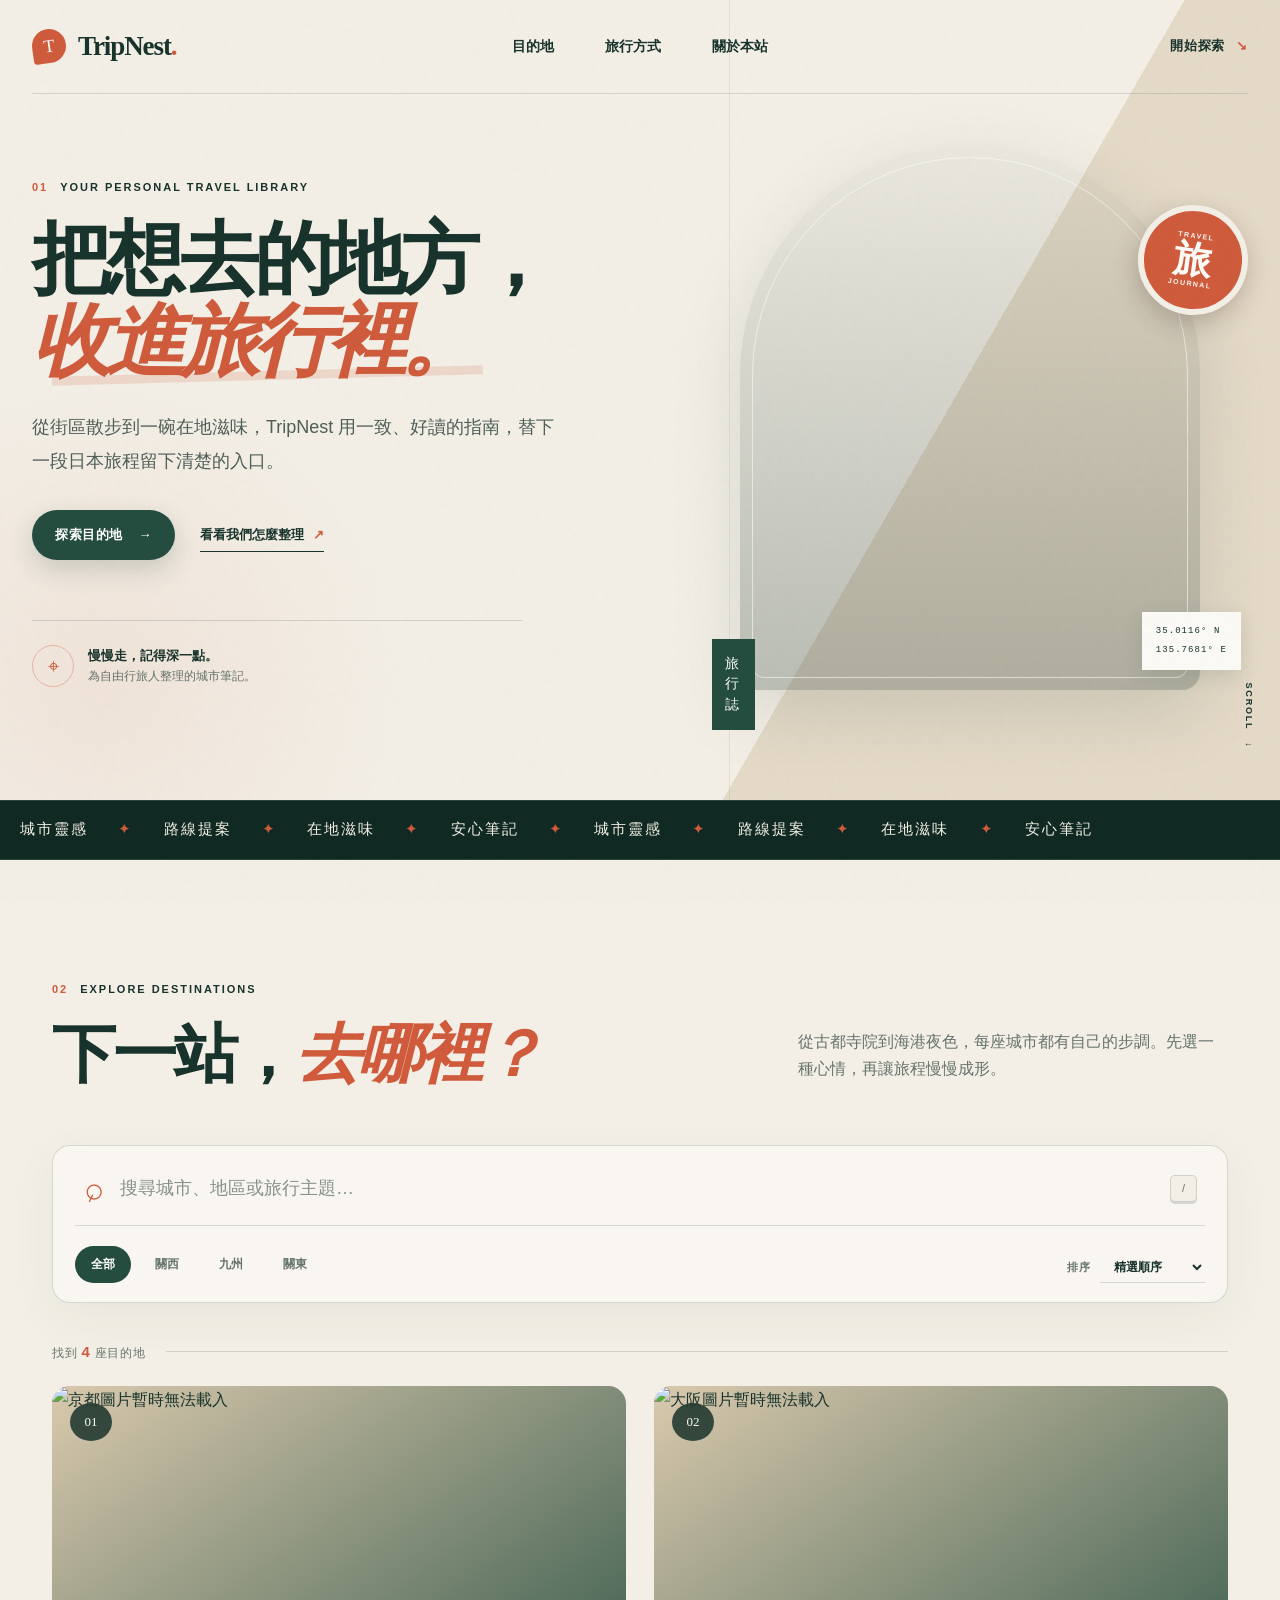
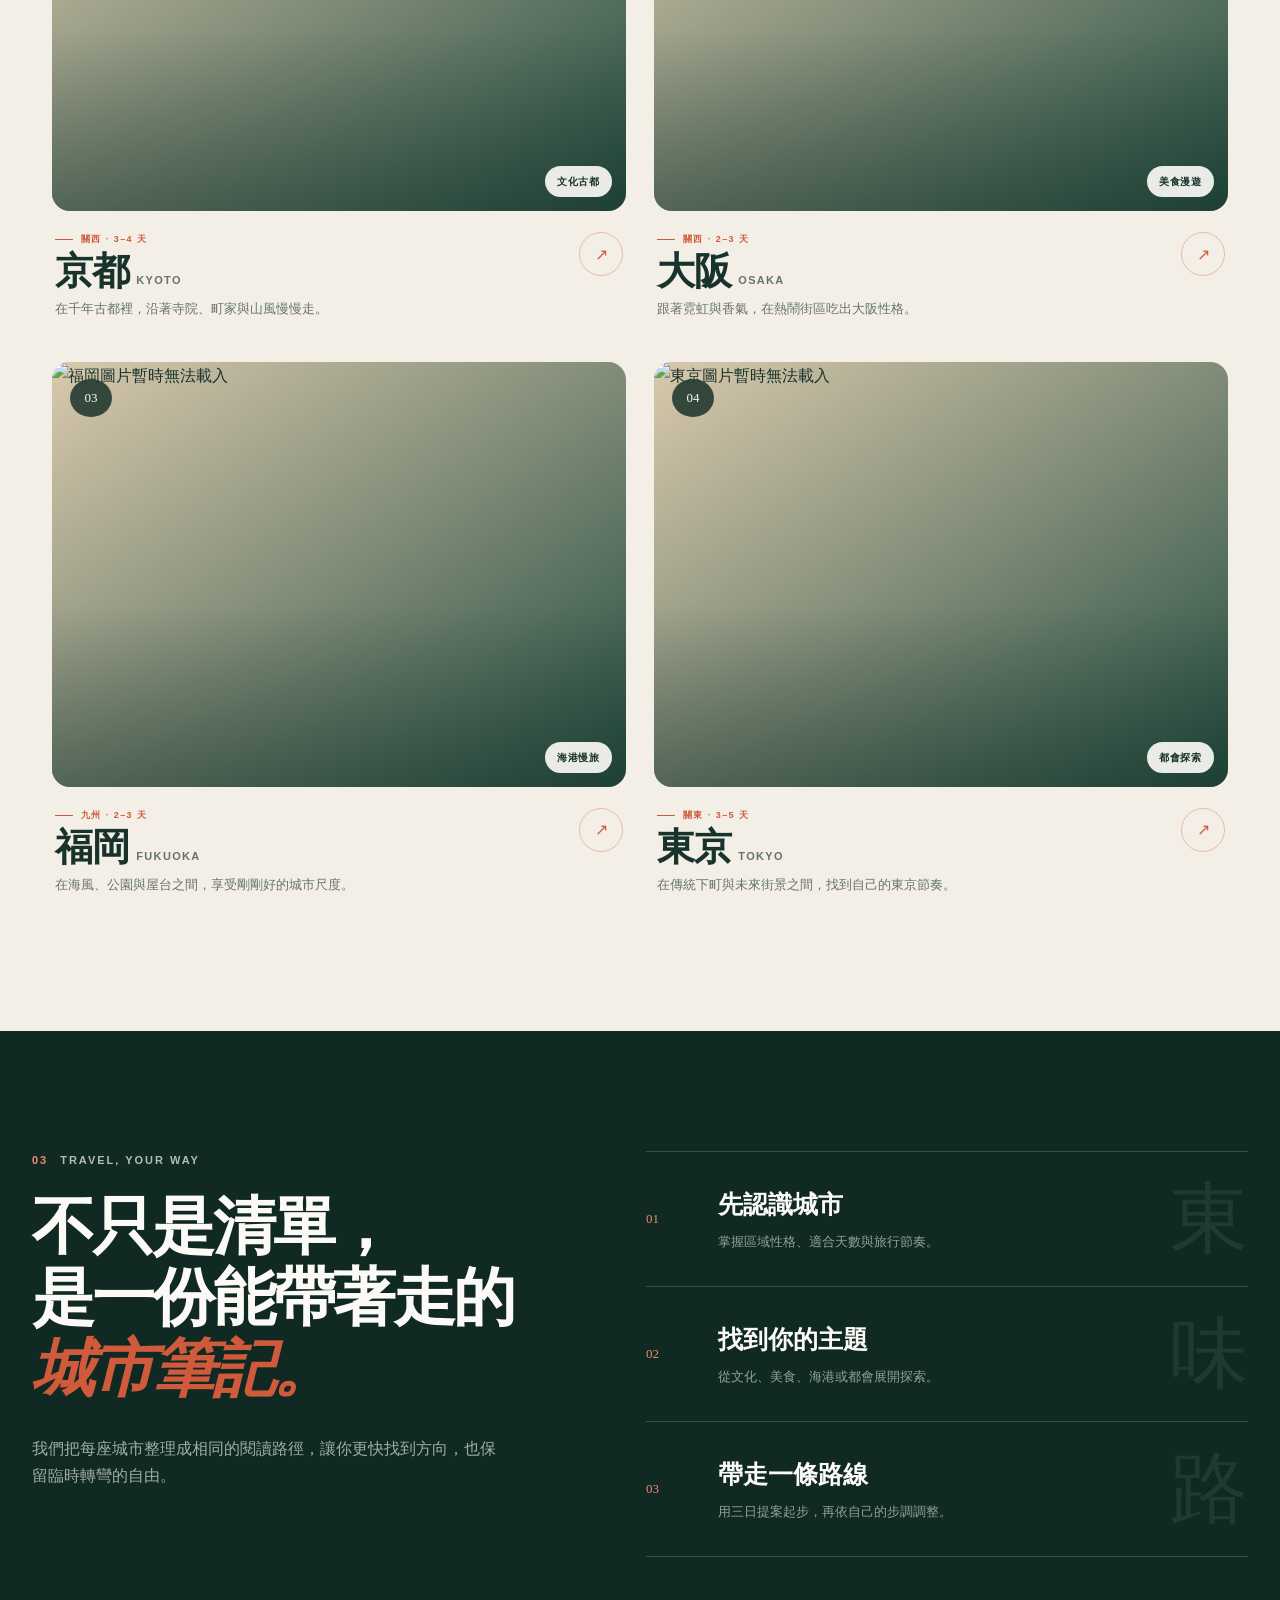
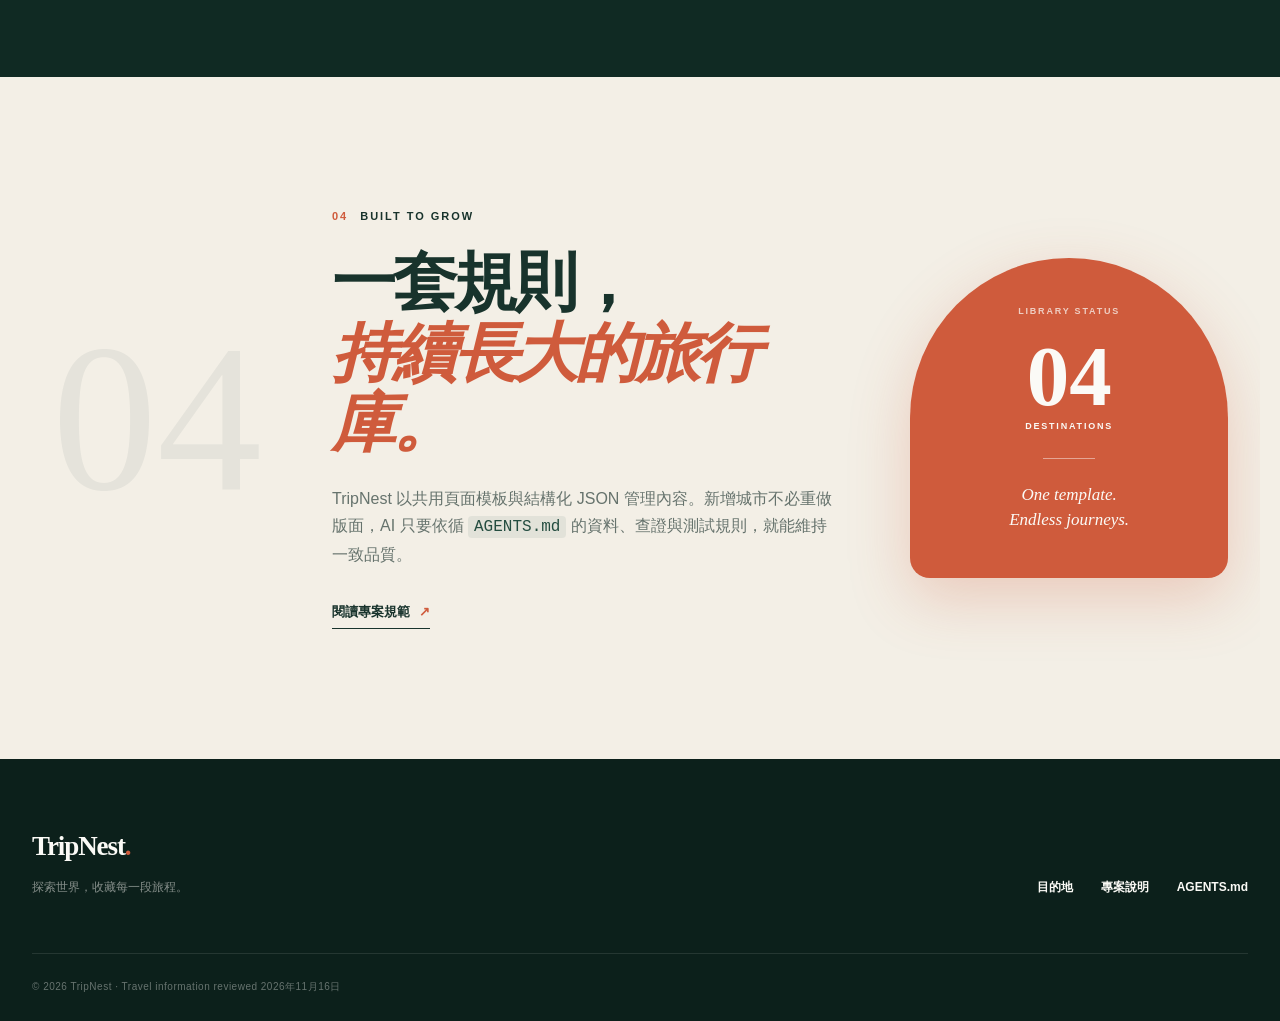
<file: index.html>
<!doctype html>
<html lang="zh-Hant">
  <head>
    <meta charset="utf-8">
    <meta name="viewport" content="width=device-width, initial-scale=1">
    <meta name="description" content="TripNest 是一座可持續擴充的個人旅行指南庫，收藏京都、大阪、福岡等城市的景點、美食、交通與行程靈感。">
    <meta name="theme-color" content="#18332c">
    <title>TripNest — 個人旅行指南庫</title>
    <link rel="stylesheet" href="assets/css/style.css">
    <script src="assets/js/shared.js" defer></script>
    <script src="assets/js/app.js" defer></script>
  </head>
  <body>
    <a class="skip-link" href="#main-content">跳到主要內容</a>
    <header class="site-header" data-header>
      <a class="brand" href="index.html" aria-label="TripNest 首頁">
        <span class="brand-mark" aria-hidden="true">T</span>
        <span class="brand-text">TripNest<span>.</span></span>
      </a>
      <nav class="site-nav" aria-label="主要導覽">
        <a href="#destinations">目的地</a>
        <a href="#how-it-works">旅行方式</a>
        <a href="#about">關於本站</a>
      </nav>
      <a class="header-action" href="#destinations">開始探索 <span aria-hidden="true">↘</span></a>
    </header>

    <main id="main-content">
      <section class="hero" aria-labelledby="hero-title">
        <div class="hero-copy">
          <div class="eyebrow"><span>01</span> YOUR PERSONAL TRAVEL LIBRARY</div>
          <h1 id="hero-title">把想去的地方，<br><em>收進旅行裡。</em></h1>
          <p class="hero-lede">從街區散步到一碗在地滋味，TripNest 用一致、好讀的指南，替下一段日本旅程留下清楚的入口。</p>
          <div class="hero-actions">
            <a class="button button-primary" href="#destinations">探索目的地 <span aria-hidden="true">→</span></a>
            <a class="text-link" href="#how-it-works">看看我們怎麼整理 <span aria-hidden="true">↗</span></a>
          </div>
          <div class="hero-note" aria-label="TripNest 特色">
            <span class="hero-note-icon" aria-hidden="true">⌖</span>
            <p><strong>慢慢走，記得深一點。</strong><br>為自由行旅人整理的城市筆記。</p>
          </div>
        </div>
        <div class="hero-visual" aria-label="京都伏見稻荷大社鳥居景色">
          <div class="hero-photo" role="img" aria-label="京都伏見稻荷大社層疊的朱紅鳥居"></div>
          <div class="hero-stamp" aria-hidden="true">
            <span>TRAVEL</span>
            <strong>旅</strong>
            <span>JOURNAL</span>
          </div>
          <div class="hero-caption">
            <span>35.0116° N</span>
            <span>135.7681° E</span>
          </div>
          <div class="hero-index" aria-hidden="true">旅<br>行<br>誌</div>
        </div>
        <a class="scroll-cue" href="#destinations" aria-label="向下捲動到目的地">SCROLL <span aria-hidden="true">↓</span></a>
      </section>

      <section class="marquee" aria-label="網站特色">
        <div class="marquee-track">
          <span>城市靈感</span><i>✦</i><span>路線提案</span><i>✦</i><span>在地滋味</span><i>✦</i><span>安心筆記</span><i>✦</i><span>城市靈感</span><i>✦</i><span>路線提案</span><i>✦</i><span>在地滋味</span><i>✦</i><span>安心筆記</span>
        </div>
      </section>

      <section class="library-section" id="destinations" aria-labelledby="destinations-title">
        <div class="section-heading library-heading">
          <div>
            <div class="eyebrow"><span>02</span> EXPLORE DESTINATIONS</div>
            <h2 id="destinations-title">下一站，<em>去哪裡？</em></h2>
          </div>
          <p>從古都寺院到海港夜色，每座城市都有自己的步調。先選一種心情，再讓旅程慢慢成形。</p>
        </div>

        <div class="discovery-panel" aria-label="搜尋與篩選目的地">
          <label class="search-field" for="search-input">
            <span class="search-icon" aria-hidden="true">⌕</span>
            <span class="visually-hidden">搜尋目的地</span>
            <input id="search-input" type="search" placeholder="搜尋城市、地區或旅行主題…" autocomplete="off">
            <kbd>/</kbd>
          </label>
          <div class="filter-row">
            <div class="filter-group" aria-label="依地區篩選" data-region-filters></div>
            <label class="sort-control" for="sort-select">
              <span>排序</span>
              <select id="sort-select">
                <option value="featured">精選順序</option>
                <option value="city">城市名稱</option>
                <option value="updated">最近更新</option>
              </select>
            </label>
          </div>
        </div>

        <div class="result-meta" aria-live="polite">
          <p>找到 <strong data-result-count>0</strong> 座目的地</p>
          <span class="result-line" aria-hidden="true"></span>
        </div>

        <div class="destination-grid" data-destination-grid aria-busy="true"></div>

        <div class="empty-state" data-empty-state hidden>
          <span aria-hidden="true">⌁</span>
          <h3>這條路上還沒有目的地</h3>
          <p>換個關鍵字，或清除篩選重新出發。</p>
          <button class="button button-primary" type="button" data-reset-filters>清除篩選</button>
        </div>

        <div class="load-state" data-load-state role="status">
          <span class="loader" aria-hidden="true"></span>
          <p>正在打開旅行地圖…</p>
        </div>
      </section>

      <section class="method-section" id="how-it-works" aria-labelledby="method-title">
        <div class="method-intro">
          <div class="eyebrow eyebrow-light"><span>03</span> TRAVEL, YOUR WAY</div>
          <h2 id="method-title">不只是清單，<br>是一份能帶著走的<em>城市筆記。</em></h2>
          <p>我們把每座城市整理成相同的閱讀路徑，讓你更快找到方向，也保留臨時轉彎的自由。</p>
        </div>
        <ol class="method-list">
          <li>
            <span class="method-number">01</span>
            <div><h3>先認識城市</h3><p>掌握區域性格、適合天數與旅行節奏。</p></div>
            <span class="method-symbol" aria-hidden="true">東</span>
          </li>
          <li>
            <span class="method-number">02</span>
            <div><h3>找到你的主題</h3><p>從文化、美食、海港或都會展開探索。</p></div>
            <span class="method-symbol" aria-hidden="true">味</span>
          </li>
          <li>
            <span class="method-number">03</span>
            <div><h3>帶走一條路線</h3><p>用三日提案起步，再依自己的步調調整。</p></div>
            <span class="method-symbol" aria-hidden="true">路</span>
          </li>
        </ol>
      </section>

      <section class="about-section" id="about" aria-labelledby="about-title">
        <div class="about-number" aria-hidden="true">04</div>
        <div class="about-copy">
          <div class="eyebrow"><span>04</span> BUILT TO GROW</div>
          <h2 id="about-title">一套規則，<br><em>持續長大的旅行庫。</em></h2>
          <p>TripNest 以共用頁面模板與結構化 JSON 管理內容。新增城市不必重做版面，AI 只要依循 <code>AGENTS.md</code> 的資料、查證與測試規則，就能維持一致品質。</p>
          <a class="text-link" href="AGENTS.md">閱讀專案規範 <span aria-hidden="true">↗</span></a>
        </div>
        <div class="about-card">
          <span class="about-card-label">LIBRARY STATUS</span>
          <strong data-total-destinations>—</strong>
          <span>DESTINATIONS</span>
          <div class="about-card-rule"></div>
          <p>One template.<br>Endless journeys.</p>
        </div>
      </section>
    </main>

    <footer class="site-footer">
      <div class="footer-brand">
        <span class="brand-text">TripNest<span>.</span></span>
        <p>探索世界，收藏每一段旅程。</p>
      </div>
      <div class="footer-links">
        <a href="#destinations">目的地</a>
        <a href="README.md">專案說明</a>
        <a href="AGENTS.md">AGENTS.md</a>
      </div>
      <p class="footer-meta">© <span data-current-year></span> TripNest · Travel information reviewed <span data-latest-update>—</span></p>
    </footer>
  </body>
</html>
</file>
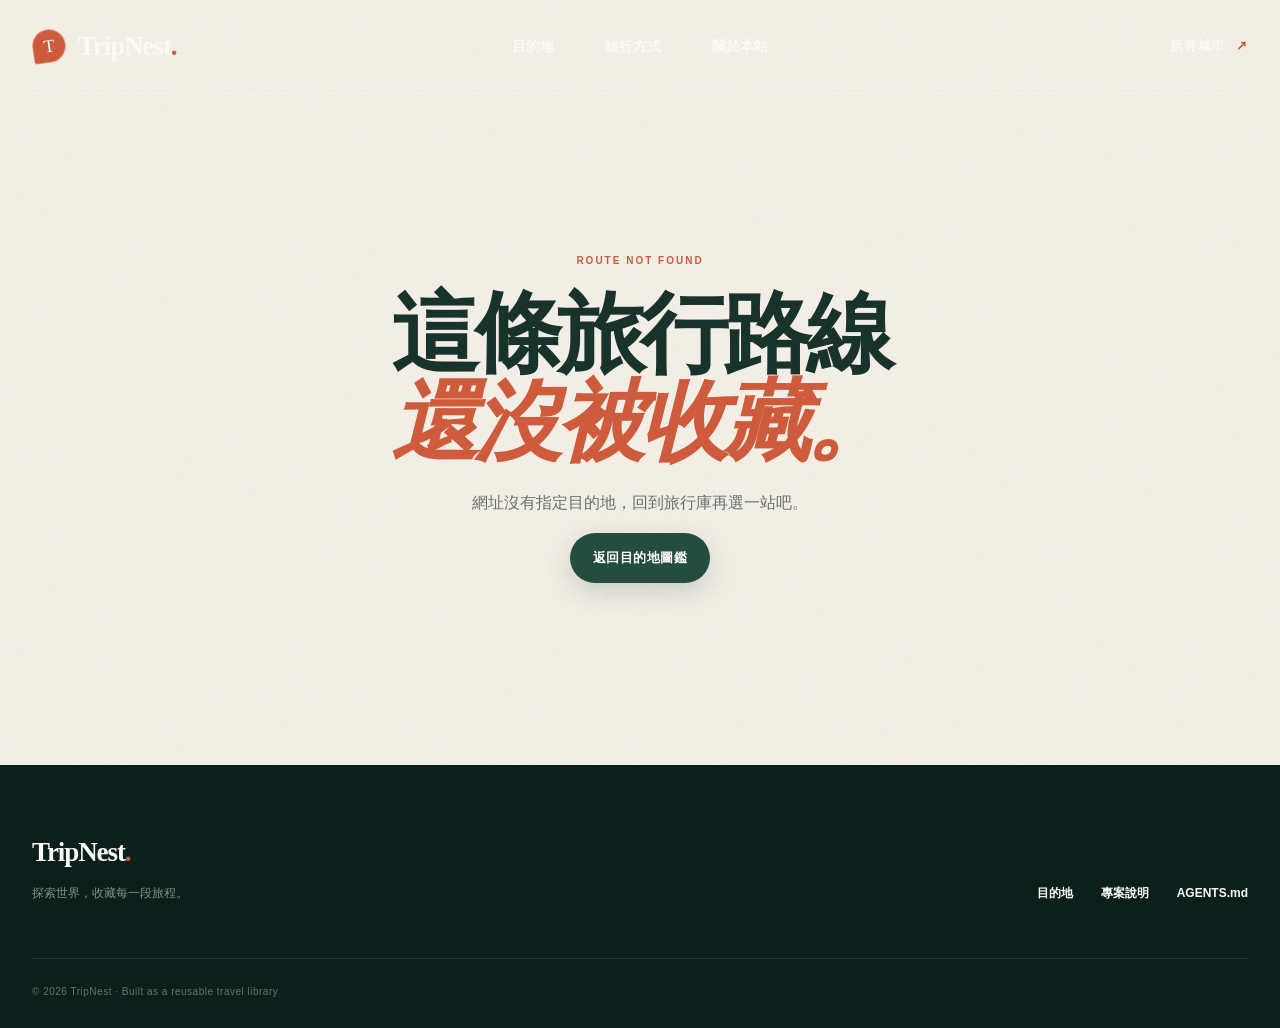
<file: destination.html>
<!doctype html>
<html lang="zh-Hant">
  <head>
    <meta charset="utf-8">
    <meta name="viewport" content="width=device-width, initial-scale=1">
    <meta name="description" content="TripNest 目的地旅行指南：景點、美食、交通與三日行程靈感。">
    <meta name="theme-color" content="#18332c">
    <title>目的地指南 — TripNest</title>
    <link rel="stylesheet" href="assets/css/style.css">
    <script src="assets/js/shared.js" defer></script>
    <script src="assets/js/destination.js" defer></script>
  </head>
  <body class="detail-page">
    <a class="skip-link" href="#main-content">跳到主要內容</a>
    <header class="site-header detail-header" data-header>
      <a class="brand" href="index.html" aria-label="TripNest 首頁">
        <span class="brand-mark" aria-hidden="true">T</span>
        <span class="brand-text">TripNest<span>.</span></span>
      </a>
      <nav class="site-nav" aria-label="主要導覽">
        <a href="index.html#destinations">目的地</a>
        <a href="index.html#how-it-works">旅行方式</a>
        <a href="index.html#about">關於本站</a>
      </nav>
      <a class="header-action" href="index.html#destinations">所有城市 <span aria-hidden="true">↗</span></a>
    </header>

    <main id="main-content">
      <div class="detail-loading" data-detail-loading role="status">
        <span class="loader" aria-hidden="true"></span>
        <p>正在整理城市筆記…</p>
      </div>
      <div class="detail-error" data-detail-error hidden role="alert">
        <span class="error-kicker">ROUTE NOT FOUND</span>
        <h1>這條旅行路線<br><em>還沒被收藏。</em></h1>
        <p data-error-message>找不到指定的目的地，回到旅行庫再選一站吧。</p>
        <a class="button button-primary" href="index.html#destinations">返回目的地圖鑑</a>
      </div>
      <article data-detail-content hidden>
        <section class="detail-hero">
          <div class="detail-hero-photo" data-hero-photo role="img"></div>
          <div class="detail-hero-overlay"></div>
          <div class="detail-hero-content">
            <nav class="breadcrumb" aria-label="麵包屑">
              <a href="index.html">首頁</a><span>/</span><a href="index.html#destinations">目的地</a><span>/</span><span data-breadcrumb-city></span>
            </nav>
            <div class="detail-title-row">
              <div>
                <div class="eyebrow eyebrow-light"><span>GUIDE</span> <b data-eyebrow></b></div>
                <h1><span data-city></span><small data-city-en></small></h1>
                <p data-tagline></p>
              </div>
              <div class="detail-seal" aria-hidden="true"><span data-seal-character>旅</span><small>TRIPNEST<br>JOURNAL</small></div>
            </div>
          </div>
          <a class="photo-credit" data-image-credit target="_blank" rel="noreferrer noopener">Photo: <span></span> ↗</a>
        </section>

        <div class="detail-wrap">
          <aside class="quick-facts" aria-label="旅行摘要">
            <div class="fact"><span>建議天數</span><strong data-days></strong></div>
            <div class="fact"><span>適合季節</span><strong data-season></strong></div>
            <div class="fact"><span>旅行節奏</span><strong data-pace></strong></div>
            <div class="fact fact-tags"><span>適合旅人</span><div data-best-for></div></div>
          </aside>

          <div class="detail-main">
            <section class="guide-intro section-block" aria-labelledby="intro-title">
              <div class="section-marker">01</div>
              <div>
                <div class="eyebrow"><span>ORIENTATION</span> FIRST LOOK</div>
                <h2 id="intro-title">先感受這座城市。</h2>
                <p class="intro-copy" data-description></p>
              </div>
            </section>

            <section class="section-block" aria-labelledby="highlights-title">
              <div class="section-marker">02</div>
              <div class="section-body">
                <div class="section-heading compact-heading">
                  <div><div class="eyebrow"><span>HIGHLIGHTS</span> PLACES TO REMEMBER</div><h2 id="highlights-title">三個值得停下來的地方。</h2></div>
                  <p>不是打卡清單，而是認識城市性格的三個切面。</p>
                </div>
                <div class="highlight-grid" data-highlights></div>
              </div>
            </section>

            <section class="section-block flavor-block" aria-labelledby="food-title">
              <div class="section-marker">03</div>
              <div class="section-body">
                <div class="eyebrow"><span>LOCAL FLAVORS</span> TASTE THE CITY</div>
                <h2 id="food-title">從一口滋味，記住一座城。</h2>
                <div class="food-list" data-foods></div>
              </div>
            </section>

            <section class="section-block" aria-labelledby="transport-title">
              <div class="section-marker">04</div>
              <div class="section-body">
                <div class="eyebrow"><span>GETTING AROUND</span> MOVE WITH EASE</div>
                <h2 id="transport-title">抵達與移動。</h2>
                <div class="transport-grid" data-transport></div>
              </div>
            </section>

            <section class="section-block itinerary-block" aria-labelledby="itinerary-title">
              <div class="section-marker">05</div>
              <div class="section-body">
                <div class="section-heading compact-heading">
                  <div><div class="eyebrow"><span>3-DAY EDIT</span> A ROUTE TO BEGIN</div><h2 id="itinerary-title">三天，走進城市的節奏。</h2></div>
                  <p>這是一條靈感路線；請依天氣、體力與官方最新資訊彈性調整。</p>
                </div>
                <ol class="itinerary-list" data-itinerary></ol>
              </div>
            </section>

            <section class="section-block notes-block" aria-labelledby="notes-title">
              <div class="section-marker">06</div>
              <div class="section-body notes-layout">
                <div><div class="eyebrow eyebrow-light"><span>GOOD TO KNOW</span> BEFORE YOU GO</div><h2 id="notes-title">出發前，留意這些小事。</h2></div>
                <ul data-tips></ul>
              </div>
            </section>

            <section class="source-section" aria-labelledby="sources-title">
              <div>
                <span class="source-icon" aria-hidden="true">✓</span>
                <div><h2 id="sources-title">資料來源與更新</h2><p>內容最後檢視：<time data-updated-at></time>。營業資訊與交通規則可能變動，出發前請再次確認官方公告。</p></div>
              </div>
              <ul data-sources></ul>
            </section>
          </div>
        </div>

        <section class="more-section" aria-labelledby="more-title">
          <div class="section-heading">
            <div><div class="eyebrow"><span>KEEP EXPLORING</span> NEXT DESTINATION</div><h2 id="more-title">旅程還可以，<em>繼續往前。</em></h2></div>
            <a class="text-link" href="index.html#destinations">查看全部目的地 <span aria-hidden="true">→</span></a>
          </div>
          <div class="destination-grid related-grid" data-related></div>
        </section>
      </article>
    </main>

    <footer class="site-footer">
      <div class="footer-brand"><span class="brand-text">TripNest<span>.</span></span><p>探索世界，收藏每一段旅程。</p></div>
      <div class="footer-links"><a href="index.html#destinations">目的地</a><a href="README.md">專案說明</a><a href="AGENTS.md">AGENTS.md</a></div>
      <p class="footer-meta">© <span data-current-year></span> TripNest · Built as a reusable travel library</p>
    </footer>
  </body>
</html>
</file>
<file: assets/css/style.css>
/* TripNest design system */
:root {
  --paper: #f3efe6;
  --paper-deep: #e8e0d1;
  --warm-white: #fbfaf6;
  --ink: #18332c;
  --ink-soft: #66736d;
  --forest: #244d40;
  --forest-dark: #102a23;
  --vermilion: #cf5b3c;
  --sand: #d9c9ad;
  --line: rgba(24, 51, 44, 0.16);
  --display: Georgia, "Times New Roman", "Noto Serif TC", serif;
  --sans: -apple-system, BlinkMacSystemFont, "Segoe UI", "Noto Sans TC", "PingFang TC", "Microsoft JhengHei", sans-serif;
  --shadow: 0 22px 70px rgba(24, 51, 44, 0.13);
  --radius-sm: 10px;
  --radius-md: 18px;
  --radius-lg: 28px;
  --max: 1240px;
}

*, *::before, *::after { box-sizing: border-box; }
html { scroll-behavior: smooth; }
body {
  margin: 0;
  color: var(--ink);
  background: var(--paper);
  font-family: var(--sans);
  font-size: 16px;
  line-height: 1.7;
  -webkit-font-smoothing: antialiased;
}
body::before {
  position: fixed;
  inset: 0;
  z-index: 9999;
  pointer-events: none;
  opacity: 0.18;
  content: "";
  background-image: url("data:image/svg+xml,%3Csvg viewBox='0 0 180 180' xmlns='http://www.w3.org/2000/svg'%3E%3Cfilter id='n'%3E%3CfeTurbulence type='fractalNoise' baseFrequency='.8' numOctaves='3' stitchTiles='stitch'/%3E%3C/filter%3E%3Crect width='100%25' height='100%25' filter='url(%23n)' opacity='.16'/%3E%3C/svg%3E");
  mix-blend-mode: multiply;
}
img { display: block; max-width: 100%; }
a { color: inherit; text-decoration: none; }
button, input, select { font: inherit; }
button, select { cursor: pointer; }
button { color: inherit; }
p, h1, h2, h3 { margin-top: 0; }
[hidden] { display: none !important; }
::selection { color: var(--warm-white); background: var(--vermilion); }

.skip-link {
  position: fixed;
  top: 10px;
  left: 10px;
  z-index: 10000;
  padding: 10px 16px;
  color: white;
  background: var(--forest-dark);
  border-radius: 6px;
  transform: translateY(-150%);
}
.skip-link:focus { transform: translateY(0); }
:focus-visible { outline: 3px solid #f1a38e; outline-offset: 4px; }
.visually-hidden {
  position: absolute !important;
  width: 1px !important;
  height: 1px !important;
  padding: 0 !important;
  margin: -1px !important;
  overflow: hidden !important;
  clip: rect(0, 0, 0, 0) !important;
  white-space: nowrap !important;
  border: 0 !important;
}

/* Header */
.site-header {
  position: absolute;
  top: 0;
  left: 50%;
  z-index: 30;
  width: min(calc(100% - 64px), var(--max));
  min-height: 94px;
  display: grid;
  grid-template-columns: 1fr auto 1fr;
  align-items: center;
  border-bottom: 1px solid rgba(24, 51, 44, 0.14);
  transform: translateX(-50%);
}
.brand { display: inline-flex; align-items: center; gap: 12px; width: fit-content; }
.brand-mark {
  display: grid;
  place-items: center;
  width: 34px;
  height: 34px;
  color: var(--warm-white);
  background: var(--vermilion);
  font-family: var(--display);
  font-size: 18px;
  border-radius: 50% 50% 50% 10%;
  transform: rotate(-8deg);
}
.brand-mark::first-letter { transform: rotate(8deg); }
.brand-text { font-family: var(--display); font-size: 27px; font-weight: 700; letter-spacing: -0.04em; }
.brand-text span { color: var(--vermilion); }
.site-nav { display: flex; gap: clamp(24px, 4vw, 52px); font-size: 14px; font-weight: 700; }
.site-nav a, .footer-links a { position: relative; }
.site-nav a::after, .footer-links a::after {
  position: absolute;
  right: 0;
  bottom: -4px;
  left: 0;
  height: 1px;
  content: "";
  background: currentColor;
  transform: scaleX(0);
  transform-origin: right;
  transition: transform 220ms ease;
}
.site-nav a:hover::after, .site-nav a:focus-visible::after,
.footer-links a:hover::after, .footer-links a:focus-visible::after { transform: scaleX(1); transform-origin: left; }
.header-action { justify-self: end; font-size: 13px; font-weight: 800; letter-spacing: 0.05em; }
.header-action span { display: inline-block; margin-left: 7px; color: var(--vermilion); }

/* Shared type and controls */
.eyebrow { display: flex; align-items: center; gap: 12px; margin-bottom: 23px; font-size: 11px; font-weight: 800; letter-spacing: 0.18em; text-transform: uppercase; }
.eyebrow > span { color: var(--vermilion); }
.eyebrow-light { color: rgba(251, 250, 246, 0.7); }
.eyebrow-light > span { color: #ef8a70; }
h1, h2, h3 { font-family: var(--display); }
h1 em, h2 em { color: var(--vermilion); font-weight: inherit; }
.button {
  min-height: 50px;
  display: inline-flex;
  align-items: center;
  justify-content: center;
  gap: 16px;
  padding: 12px 22px;
  border: 1px solid transparent;
  border-radius: 999px;
  font-size: 13px;
  font-weight: 800;
  letter-spacing: 0.04em;
  transition: transform 180ms ease, background-color 180ms ease, box-shadow 180ms ease;
}
.button:hover { transform: translateY(-2px); }
.button-primary { color: white; background: var(--forest); box-shadow: 0 9px 26px rgba(36, 77, 64, 0.2); }
.button-primary:hover { background: var(--forest-dark); box-shadow: 0 14px 32px rgba(36, 77, 64, 0.27); }
.text-link { display: inline-flex; align-items: center; gap: 9px; width: fit-content; padding-block: 5px; border-bottom: 1px solid currentColor; font-size: 13px; font-weight: 800; }
.text-link span { color: var(--vermilion); }

/* Homepage hero */
.hero {
  position: relative;
  min-height: 800px;
  display: grid;
  grid-template-columns: minmax(0, 0.95fr) minmax(420px, 0.78fr);
  gap: clamp(45px, 7vw, 115px);
  align-items: center;
  padding: 145px max(32px, calc((100vw - var(--max)) / 2)) 80px;
  overflow: hidden;
  background:
    radial-gradient(circle at 8% 85%, rgba(207, 91, 60, 0.08), transparent 22%),
    linear-gradient(120deg, var(--paper) 0 68%, #e5dac8 68% 100%);
}
.hero::after {
  position: absolute;
  top: 0;
  right: calc(50% - 90px);
  bottom: 0;
  width: 1px;
  content: "";
  background: rgba(24, 51, 44, 0.07);
}
.hero-copy { position: relative; z-index: 2; max-width: 650px; }
.hero h1 { margin-bottom: 27px; font-size: clamp(58px, 6.2vw, 94px); line-height: 1.03; letter-spacing: -0.065em; }
.hero h1 em { position: relative; display: inline-block; }
.hero h1 em::after {
  position: absolute;
  right: -8px;
  bottom: 3px;
  left: 20px;
  height: 9px;
  z-index: -1;
  content: "";
  background: rgba(207, 91, 60, 0.16);
  transform: rotate(-1.5deg);
}
.hero-lede { max-width: 535px; margin-bottom: 32px; color: #4f5e58; font-size: 18px; line-height: 1.9; }
.hero-actions { display: flex; align-items: center; gap: 25px; flex-wrap: wrap; }
.hero-note { display: flex; gap: 14px; align-items: center; margin-top: 60px; padding-top: 24px; border-top: 1px solid var(--line); width: min(100%, 490px); }
.hero-note-icon { display: grid; place-items: center; width: 42px; height: 42px; flex: 0 0 auto; color: var(--vermilion); border: 1px solid rgba(207, 91, 60, 0.35); border-radius: 50%; font-size: 20px; }
.hero-note p { margin: 0; color: var(--ink-soft); font-size: 12px; line-height: 1.6; }
.hero-note strong { color: var(--ink); font-size: 13px; }
.hero-visual { position: relative; z-index: 2; min-height: 575px; align-self: center; }
.hero-photo {
  position: absolute;
  inset: 0 48px 30px 0;
  background:
    linear-gradient(180deg, rgba(16, 42, 35, 0.04), rgba(16, 42, 35, 0.25)),
    url("https://images.unsplash.com/photo-1551106368-d9157e48a3ca?auto=format&fit=crop&q=86&w=1400") center / cover;
  border-radius: 230px 230px 18px 18px;
  box-shadow: var(--shadow);
}
.hero-photo::after { position: absolute; inset: 12px; content: ""; border: 1px solid rgba(255, 255, 255, 0.55); border-radius: 218px 218px 12px 12px; }
.hero-stamp {
  position: absolute;
  top: 60px;
  right: 0;
  width: 110px;
  height: 110px;
  display: grid;
  place-items: center;
  align-content: center;
  color: var(--warm-white);
  background: var(--vermilion);
  border: 6px solid var(--paper);
  border-radius: 50%;
  box-shadow: 0 8px 26px rgba(56, 31, 22, 0.24);
  transform: rotate(8deg);
}
.hero-stamp strong { font-family: var(--display); font-size: 38px; line-height: 0.95; }
.hero-stamp span { font-size: 7px; font-weight: 800; letter-spacing: 0.21em; }
.hero-caption { position: absolute; right: 7px; bottom: 50px; display: grid; gap: 3px; padding: 12px 14px; color: var(--ink); background: var(--warm-white); box-shadow: 0 6px 20px rgba(24, 51, 44, 0.12); font-family: monospace; font-size: 9px; letter-spacing: 0.12em; }
.hero-index { position: absolute; bottom: -10px; left: -28px; padding: 15px 13px; color: var(--warm-white); background: var(--forest); font-family: var(--display); font-size: 14px; line-height: 1.45; letter-spacing: 0.22em; }
.scroll-cue { position: absolute; right: max(32px, calc((100vw - var(--max)) / 2)); bottom: 29px; z-index: 4; display: flex; gap: 12px; font-size: 9px; font-weight: 800; letter-spacing: 0.2em; transform: rotate(90deg) translateX(-15px); transform-origin: right center; }

.marquee { overflow: hidden; padding: 16px 0; color: var(--paper); background: var(--forest-dark); border-block: 1px solid rgba(255, 255, 255, 0.12); }
.marquee-track { width: max-content; display: flex; align-items: center; gap: 30px; padding-inline: 20px; font-family: var(--display); font-size: 15px; letter-spacing: 0.14em; }
.marquee-track i { color: var(--vermilion); font-style: normal; }

/* Library */
.library-section { max-width: var(--max); margin: 0 auto; padding: 120px 32px 135px; }
.section-heading { display: flex; justify-content: space-between; align-items: end; gap: 50px; }
.section-heading h2 { margin: 0; font-size: clamp(44px, 5vw, 68px); line-height: 1.07; letter-spacing: -0.045em; }
.section-heading > p { max-width: 430px; margin: 0 0 7px; color: var(--ink-soft); }
.discovery-panel { margin-top: 55px; padding: 18px 22px 19px; background: rgba(251, 250, 246, 0.7); border: 1px solid var(--line); border-radius: var(--radius-md); box-shadow: 0 14px 45px rgba(24, 51, 44, 0.05); }
.search-field { min-height: 62px; display: grid; grid-template-columns: auto 1fr auto; align-items: center; gap: 15px; padding: 0 8px 12px; border-bottom: 1px solid var(--line); }
.search-icon { color: var(--vermilion); font-family: var(--display); font-size: 33px; line-height: 1; transform: rotate(-18deg); }
.search-field input { width: 100%; color: var(--ink); background: transparent; border: 0; outline: 0; font-size: 18px; }
.search-field input::placeholder { color: #87918c; }
.search-field kbd { min-width: 27px; display: grid; place-items: center; padding: 3px 7px; color: var(--ink-soft); background: var(--paper); border: 1px solid var(--line); border-radius: 5px; box-shadow: 0 2px 0 var(--line); font-family: var(--sans); font-size: 11px; }
.filter-row { min-height: 57px; display: flex; justify-content: space-between; align-items: end; gap: 20px; padding-top: 15px; }
.filter-group { display: flex; gap: 8px; flex-wrap: wrap; }
.filter-chip { min-height: 36px; padding: 7px 15px; color: var(--ink-soft); background: transparent; border: 1px solid transparent; border-radius: 999px; font-size: 12px; font-weight: 750; }
.filter-chip:hover { color: var(--ink); border-color: var(--line); }
.filter-chip[aria-pressed="true"] { color: white; background: var(--forest); }
.sort-control { display: flex; align-items: center; gap: 9px; color: var(--ink-soft); font-size: 11px; font-weight: 800; letter-spacing: 0.08em; }
.sort-control select { padding: 7px 27px 7px 10px; color: var(--ink); background: transparent; border: 0; border-bottom: 1px solid var(--line); font-size: 12px; font-weight: 700; }
.result-meta { display: flex; align-items: center; gap: 20px; margin: 36px 0 22px; }
.result-meta p { margin: 0; color: var(--ink-soft); font-size: 12px; letter-spacing: 0.06em; }
.result-meta strong { color: var(--vermilion); font-size: 15px; }
.result-line { height: 1px; flex: 1; background: var(--line); }
.destination-grid { display: grid; grid-template-columns: repeat(2, minmax(0, 1fr)); gap: 42px 28px; }
.destination-card { min-width: 0; }
.card-link { display: block; }
.card-image-wrap { position: relative; height: clamp(300px, 34vw, 425px); overflow: hidden; background: var(--sand); border-radius: var(--radius-md); }
.card-image { width: 100%; height: 100%; object-fit: cover; transition: transform 650ms cubic-bezier(0.2, 0.8, 0.2, 1), filter 400ms ease; }
.card-link:hover .card-image { transform: scale(1.045); filter: saturate(1.08); }
.card-image-wrap::after { position: absolute; inset: 0; pointer-events: none; content: ""; background: linear-gradient(180deg, transparent 57%, rgba(16, 42, 35, 0.38)); }
.card-number { position: absolute; top: 17px; left: 18px; z-index: 2; min-width: 42px; padding: 8px 10px; color: var(--warm-white); background: rgba(16, 42, 35, 0.8); backdrop-filter: blur(8px); font-family: var(--display); font-size: 13px; text-align: center; border-radius: 50%; }
.card-theme { position: absolute; right: 14px; bottom: 14px; z-index: 2; padding: 7px 12px; color: var(--ink); background: rgba(251, 250, 246, 0.92); backdrop-filter: blur(8px); border-radius: 999px; font-size: 10px; font-weight: 800; letter-spacing: 0.08em; }
.card-content { display: grid; grid-template-columns: 1fr auto; align-items: start; gap: 18px; padding: 21px 3px 0; }
.card-kicker { display: flex; gap: 8px; align-items: center; margin-bottom: 5px; color: var(--vermilion); font-size: 9px; font-weight: 800; letter-spacing: 0.16em; text-transform: uppercase; }
.card-kicker::before { width: 18px; height: 1px; content: ""; background: currentColor; }
.card-content h3 { margin: 0 0 7px; font-size: clamp(30px, 3vw, 42px); line-height: 1; letter-spacing: -0.035em; }
.card-content h3 small { margin-left: 8px; color: var(--ink-soft); font-family: var(--sans); font-size: 11px; font-weight: 700; letter-spacing: 0.12em; text-transform: uppercase; }
.card-content p { margin: 0; color: var(--ink-soft); font-size: 13px; }
.card-arrow { width: 44px; height: 44px; display: grid; place-items: center; color: var(--vermilion); border: 1px solid rgba(207, 91, 60, 0.35); border-radius: 50%; transition: color 180ms ease, background 180ms ease, transform 180ms ease; }
.card-link:hover .card-arrow { color: white; background: var(--vermilion); transform: rotate(-12deg); }
.image-fallback { filter: none !important; }
.empty-state { padding: 70px 20px; text-align: center; background: rgba(251, 250, 246, 0.6); border: 1px dashed rgba(24, 51, 44, 0.3); border-radius: var(--radius-md); }
.empty-state > span { display: block; color: var(--vermilion); font-size: 45px; }
.empty-state h3 { margin: 10px 0 6px; font-size: 29px; }
.empty-state p { color: var(--ink-soft); }
.load-state, .detail-loading { min-height: 330px; display: grid; place-items: center; align-content: center; gap: 16px; color: var(--ink-soft); }
.load-state p, .detail-loading p { margin: 0; font-size: 13px; letter-spacing: 0.08em; }
.loader { width: 28px; height: 28px; border: 2px solid rgba(36, 77, 64, 0.2); border-top-color: var(--vermilion); border-radius: 50%; animation: spin 800ms linear infinite; }
@keyframes spin { to { transform: rotate(1turn); } }

/* Method and about */
.method-section { display: grid; grid-template-columns: minmax(300px, 0.85fr) minmax(450px, 1fr); gap: 8vw; padding: 120px max(32px, calc((100vw - var(--max)) / 2)); color: var(--warm-white); background: var(--forest-dark); }
.method-intro h2 { max-width: 580px; margin-bottom: 30px; font-size: clamp(43px, 4.9vw, 68px); line-height: 1.13; letter-spacing: -0.045em; }
.method-intro p { max-width: 475px; color: rgba(251, 250, 246, 0.62); }
.method-list { margin: 0; padding: 0; list-style: none; border-top: 1px solid rgba(255, 255, 255, 0.17); }
.method-list li { position: relative; min-height: 135px; display: grid; grid-template-columns: 48px 1fr auto; gap: 24px; align-items: center; border-bottom: 1px solid rgba(255, 255, 255, 0.17); overflow: hidden; }
.method-number { color: #ef8a70; font-family: var(--display); font-size: 13px; }
.method-list h3 { margin: 0 0 5px; font-size: 25px; }
.method-list p { margin: 0; color: rgba(251, 250, 246, 0.56); font-size: 13px; }
.method-symbol { color: rgba(251, 250, 246, 0.07); font-family: var(--display); font-size: 78px; line-height: 1; }
.about-section { position: relative; max-width: var(--max); margin: 0 auto; display: grid; grid-template-columns: 0.35fr 1.2fr 0.75fr; gap: 70px; align-items: center; padding: 130px 32px; overflow: hidden; }
.about-number { color: rgba(24, 51, 44, 0.06); font-family: var(--display); font-size: 210px; line-height: 0.8; }
.about-copy h2 { margin-bottom: 25px; font-size: clamp(44px, 5vw, 66px); line-height: 1.1; letter-spacing: -0.05em; }
.about-copy p { margin-bottom: 28px; color: var(--ink-soft); }
.about-copy code { padding: 2px 6px; color: var(--forest); background: rgba(36, 77, 64, 0.08); border-radius: 4px; }
.about-card { min-height: 320px; display: grid; align-content: center; padding: 36px; color: var(--warm-white); background: var(--vermilion); border-radius: 50% 50% 20px 20px; box-shadow: 0 20px 60px rgba(207, 91, 60, 0.25); text-align: center; }
.about-card > strong { font-family: var(--display); font-size: 85px; line-height: 1; }
.about-card > span { font-size: 9px; font-weight: 800; letter-spacing: 0.2em; }
.about-card-label { margin-bottom: 15px; opacity: 0.72; }
.about-card-rule { width: 52px; height: 1px; margin: 24px auto; background: rgba(255, 255, 255, 0.45); }
.about-card p { margin: 0; font-family: var(--display); font-size: 17px; font-style: italic; line-height: 1.45; }

/* Footer */
.site-footer { display: grid; grid-template-columns: 1fr auto; gap: 55px; align-items: end; padding: 65px max(32px, calc((100vw - var(--max)) / 2)) 28px; color: var(--warm-white); background: #0c201b; }
.footer-brand p { margin: 7px 0 0; color: rgba(251, 250, 246, 0.5); font-size: 12px; }
.footer-links { display: flex; gap: 28px; font-size: 12px; font-weight: 700; }
.footer-meta { grid-column: 1 / -1; margin: 0; padding-top: 24px; color: rgba(251, 250, 246, 0.38); border-top: 1px solid rgba(255, 255, 255, 0.1); font-size: 10px; letter-spacing: 0.05em; }

/* Detail page */
.detail-page { background: var(--warm-white); }
.detail-header { color: var(--warm-white); border-bottom-color: rgba(255, 255, 255, 0.26); }
.detail-header .brand-mark { border: 1px solid rgba(255, 255, 255, 0.5); }
.detail-loading { min-height: 100vh; }
.detail-error { min-height: 85vh; display: grid; place-items: center; align-content: center; padding: 150px 24px 80px; text-align: center; background: var(--paper); }
.detail-error .error-kicker { color: var(--vermilion); font-size: 10px; font-weight: 800; letter-spacing: 0.2em; }
.detail-error h1 { margin: 22px 0; font-size: clamp(48px, 7vw, 88px); line-height: 1; letter-spacing: -0.055em; }
.detail-error p { max-width: 520px; color: var(--ink-soft); }
.detail-hero { position: relative; min-height: min(780px, 88vh); display: flex; align-items: end; overflow: hidden; color: white; background: var(--forest-dark); }
.detail-hero-photo, .detail-hero-overlay { position: absolute; inset: 0; }
.detail-hero-photo { background-position: center; background-size: cover; transform: scale(1.01); }
.detail-hero-overlay { background: linear-gradient(180deg, rgba(8, 23, 19, 0.28) 0%, rgba(8, 23, 19, 0.1) 33%, rgba(8, 23, 19, 0.82) 100%); }
.detail-hero-content { position: relative; z-index: 2; width: min(calc(100% - 64px), var(--max)); margin: 0 auto; padding-bottom: 70px; }
.breadcrumb { display: flex; gap: 10px; margin-bottom: 70px; color: rgba(255, 255, 255, 0.68); font-size: 11px; }
.breadcrumb a:hover { color: white; }
.detail-title-row { display: flex; justify-content: space-between; align-items: end; gap: 30px; }
.detail-title-row h1 { margin: 0 0 20px; font-size: clamp(70px, 10vw, 142px); line-height: 0.75; letter-spacing: -0.06em; }
.detail-title-row h1 small { display: block; margin: 26px 0 0 5px; font-family: var(--sans); font-size: 13px; letter-spacing: 0.25em; text-transform: uppercase; }
.detail-title-row p { max-width: 620px; margin: 0; color: rgba(255, 255, 255, 0.8); font-size: clamp(16px, 1.6vw, 21px); }
.detail-seal { width: 135px; height: 135px; flex: 0 0 auto; display: grid; grid-template-columns: 1fr auto; place-items: center; padding: 15px; border: 1px solid rgba(255, 255, 255, 0.48); border-radius: 50%; transform: rotate(7deg); }
.detail-seal > span { font-family: var(--display); font-size: 45px; }
.detail-seal small { writing-mode: vertical-rl; font-size: 6px; letter-spacing: 0.18em; }
.photo-credit { position: absolute; right: 25px; bottom: 20px; z-index: 2; color: rgba(255, 255, 255, 0.6); font-size: 9px; letter-spacing: 0.08em; }
.photo-credit:hover { color: white; }
.detail-wrap { max-width: var(--max); display: grid; grid-template-columns: 220px minmax(0, 1fr); gap: clamp(60px, 8vw, 120px); margin: 0 auto; padding: 90px 32px 130px; }
.quick-facts { position: sticky; top: 25px; align-self: start; border-top: 2px solid var(--ink); }
.fact { display: grid; gap: 5px; padding: 18px 0; border-bottom: 1px solid var(--line); }
.fact > span { color: var(--ink-soft); font-size: 9px; font-weight: 800; letter-spacing: 0.14em; }
.fact > strong { font-family: var(--display); font-size: 17px; line-height: 1.45; }
.fact-tags > div { display: flex; gap: 6px; flex-wrap: wrap; margin-top: 4px; }
.mini-tag { padding: 3px 9px; color: var(--forest); background: rgba(36, 77, 64, 0.07); border: 1px solid rgba(36, 77, 64, 0.12); border-radius: 999px; font-size: 10px; font-weight: 700; }
.detail-main { min-width: 0; }
.section-block { position: relative; display: grid; grid-template-columns: 45px minmax(0, 1fr); gap: 30px; padding: 90px 0; border-bottom: 1px solid var(--line); }
.section-block:first-child { padding-top: 0; }
.section-marker { color: var(--vermilion); font-family: var(--display); font-size: 11px; }
.section-block h2 { margin-bottom: 28px; font-size: clamp(37px, 4.2vw, 56px); line-height: 1.12; letter-spacing: -0.045em; }
.intro-copy { max-width: 780px; margin: 0; font-family: var(--display); font-size: clamp(21px, 2.2vw, 29px); line-height: 1.8; }
.compact-heading { align-items: end; }
.compact-heading > div { max-width: 620px; }
.compact-heading > p { max-width: 270px; font-size: 12px; }
.highlight-grid { display: grid; grid-template-columns: repeat(3, 1fr); gap: 14px; margin-top: 35px; }
.highlight-card { min-height: 265px; display: flex; flex-direction: column; justify-content: space-between; padding: 25px; background: var(--paper); border: 1px solid transparent; border-radius: var(--radius-sm); transition: transform 200ms ease, border-color 200ms ease; }
.highlight-card:hover { border-color: var(--line); transform: translateY(-4px); }
.highlight-card > span { color: var(--vermilion); font-size: 9px; font-weight: 800; letter-spacing: 0.14em; }
.highlight-card h3 { margin: 28px 0 13px; font-size: 25px; line-height: 1.25; }
.highlight-card p { margin: 0; color: var(--ink-soft); font-size: 12px; }
.flavor-block { background: var(--paper); margin-inline: -45px; padding-inline: 45px; }
.food-list { margin-top: 38px; border-top: 1px solid var(--line); }
.food-item { display: grid; grid-template-columns: 58px 0.65fr 1fr; gap: 20px; align-items: center; padding: 24px 0; border-bottom: 1px solid var(--line); }
.food-item > span { color: var(--vermilion); font-family: var(--display); font-size: 13px; }
.food-item h3 { margin: 0; font-size: 23px; }
.food-item p { margin: 0; color: var(--ink-soft); font-size: 12px; }
.transport-grid { display: grid; grid-template-columns: repeat(3, 1fr); gap: 1px; overflow: hidden; background: var(--line); border: 1px solid var(--line); border-radius: var(--radius-sm); }
.transport-card { min-height: 235px; padding: 26px; background: var(--warm-white); }
.transport-card > span { color: var(--vermilion); font-size: 9px; font-weight: 800; letter-spacing: 0.14em; }
.transport-card h3 { margin: 24px 0 12px; font-size: 21px; }
.transport-card p { margin: 0; color: var(--ink-soft); font-size: 12px; }
.itinerary-list { margin: 38px 0 0; padding: 0; list-style: none; }
.itinerary-day { position: relative; display: grid; grid-template-columns: 110px 0.7fr 1fr; gap: 30px; padding: 28px 0; border-top: 1px solid var(--line); }
.itinerary-day:last-child { border-bottom: 1px solid var(--line); }
.day-label { color: var(--vermilion); font-family: var(--display); font-size: 29px; }
.itinerary-day h3 { margin: 3px 0 0; font-size: 22px; }
.stop-list { display: flex; gap: 7px; align-items: flex-start; flex-wrap: wrap; }
.stop-list span { display: inline-flex; align-items: center; gap: 7px; padding: 5px 10px; color: var(--ink-soft); background: var(--paper); border-radius: 4px; font-size: 11px; }
.stop-list span:not(:last-child)::after { content: "→"; color: var(--vermilion); margin-left: 3px; }
.notes-block { margin-top: 90px; padding: 55px 45px; color: var(--warm-white); background: var(--forest-dark); border: 0; border-radius: var(--radius-md); }
.notes-layout { display: grid; grid-template-columns: 0.7fr 1fr; gap: 60px; }
.notes-layout h2 { margin: 0; }
.notes-layout ul { margin: 0; padding: 0; list-style: none; }
.notes-layout li { position: relative; padding: 14px 0 14px 28px; color: rgba(251, 250, 246, 0.74); border-bottom: 1px solid rgba(255, 255, 255, 0.12); font-size: 13px; }
.notes-layout li::before { position: absolute; left: 0; content: "✦"; color: #ef8a70; }
.source-section { display: grid; grid-template-columns: 1fr 0.9fr; gap: 45px; padding: 35px 0 0; }
.source-section > div { display: flex; gap: 14px; }
.source-icon { width: 33px; height: 33px; flex: 0 0 auto; display: grid; place-items: center; color: white; background: var(--forest); border-radius: 50%; font-size: 11px; }
.source-section h2 { margin: 0 0 5px; font-family: var(--sans); font-size: 13px; }
.source-section p { margin: 0; color: var(--ink-soft); font-size: 10px; }
.source-section ul { margin: 0; padding: 0; list-style: none; }
.source-section li + li { margin-top: 7px; }
.source-section a { color: var(--forest); border-bottom: 1px solid rgba(36, 77, 64, 0.25); font-size: 11px; font-weight: 700; }
.more-section { padding: 110px max(32px, calc((100vw - var(--max)) / 2)); background: var(--paper); }
.more-section .section-heading { margin-bottom: 50px; }
.related-grid { grid-template-columns: repeat(3, minmax(0, 1fr)); }
.related-grid .card-image-wrap { height: 270px; }
.related-grid .card-content h3 { font-size: 30px; }

/* Responsive */
@media (max-width: 1040px) {
  .hero { grid-template-columns: minmax(0, 1.05fr) minmax(350px, 0.8fr); gap: 45px; }
  .hero h1 { font-size: clamp(55px, 7vw, 74px); }
  .hero-visual { min-height: 500px; }
  .about-section { grid-template-columns: 1fr 0.7fr; }
  .about-number { display: none; }
  .detail-wrap { grid-template-columns: 180px minmax(0, 1fr); gap: 55px; }
  .highlight-grid { grid-template-columns: 1fr; }
  .highlight-card { min-height: 190px; }
  .transport-grid { grid-template-columns: 1fr; }
  .transport-card { min-height: 0; }
}

@media (max-width: 800px) {
  .site-header { width: calc(100% - 40px); grid-template-columns: 1fr auto; min-height: 78px; }
  .site-nav { display: none; }
  .hero { min-height: auto; grid-template-columns: 1fr; padding: 125px 24px 80px; background: var(--paper); }
  .hero::after { display: none; }
  .hero-copy { max-width: 680px; }
  .hero-note { margin-top: 40px; }
  .hero-visual { min-height: 560px; width: min(100%, 560px); justify-self: end; }
  .hero-photo { inset: 0 38px 20px 0; }
  .scroll-cue { display: none; }
  .library-section { padding: 90px 24px 100px; }
  .section-heading { align-items: start; flex-direction: column; gap: 24px; }
  .section-heading > p { max-width: 580px; }
  .destination-grid { grid-template-columns: 1fr; }
  .card-image-wrap { height: min(78vw, 460px); }
  .method-section { grid-template-columns: 1fr; padding: 90px 24px; }
  .about-section { grid-template-columns: 1fr; padding: 95px 24px; }
  .about-card { width: min(100%, 360px); justify-self: center; }
  .site-footer { grid-template-columns: 1fr; padding-inline: 24px; }
  .footer-links { flex-wrap: wrap; }
  .detail-hero { min-height: 700px; }
  .detail-hero-content { width: calc(100% - 48px); padding-bottom: 65px; }
  .breadcrumb { margin-bottom: 90px; }
  .detail-seal { width: 100px; height: 100px; }
  .detail-seal > span { font-size: 34px; }
  .detail-wrap { display: block; padding: 55px 24px 90px; }
  .quick-facts { position: static; display: grid; grid-template-columns: repeat(2, 1fr); margin-bottom: 75px; border-bottom: 1px solid var(--line); }
  .fact:nth-child(odd) { padding-right: 20px; }
  .section-block { grid-template-columns: 30px minmax(0, 1fr); gap: 18px; padding: 70px 0; }
  .flavor-block { margin-inline: -24px; padding-inline: 24px; }
  .food-item { grid-template-columns: 40px 0.55fr 1fr; }
  .itinerary-day { grid-template-columns: 80px 1fr; }
  .stop-list { grid-column: 2; }
  .notes-block { margin-inline: -10px; padding: 45px 30px; }
  .notes-layout, .source-section { grid-template-columns: 1fr; }
  .related-grid { grid-template-columns: 1fr; }
  .related-grid .card-image-wrap { height: min(72vw, 390px); }
}

@media (max-width: 520px) {
  .site-header { width: calc(100% - 32px); }
  .brand-text { font-size: 23px; }
  .brand-mark { width: 30px; height: 30px; }
  .header-action { font-size: 10px; }
  .hero { padding-inline: 18px; }
  .hero h1 { font-size: clamp(47px, 15.5vw, 65px); }
  .hero-lede { font-size: 16px; }
  .hero-actions { align-items: flex-start; flex-direction: column; }
  .hero-visual { min-height: 440px; }
  .hero-photo { right: 24px; }
  .hero-stamp { width: 86px; height: 86px; border-width: 4px; }
  .hero-stamp strong { font-size: 29px; }
  .hero-caption { right: 0; }
  .library-section { padding-inline: 18px; }
  .section-heading h2 { font-size: 42px; }
  .discovery-panel { padding-inline: 13px; }
  .filter-row { align-items: stretch; flex-direction: column; }
  .sort-control { justify-content: space-between; }
  .sort-control select { flex: 1; }
  .card-image-wrap { height: 102vw; max-height: 470px; }
  .card-content { grid-template-columns: 1fr auto; }
  .method-section { padding-inline: 18px; }
  .method-list li { grid-template-columns: 35px 1fr; }
  .method-symbol { display: none; }
  .about-section { padding-inline: 18px; }
  .about-card { min-height: 285px; }
  .detail-hero { min-height: 630px; }
  .detail-title-row h1 { font-size: clamp(65px, 21vw, 90px); }
  .detail-title-row p { font-size: 15px; }
  .detail-seal { display: none; }
  .photo-credit { right: 14px; bottom: 12px; max-width: 70%; text-align: right; }
  .quick-facts { grid-template-columns: 1fr; }
  .fact:nth-child(odd) { padding-right: 0; }
  .section-block { grid-template-columns: 1fr; }
  .section-marker { padding-bottom: 10px; border-bottom: 1px solid rgba(207, 91, 60, 0.32); }
  .section-block h2 { font-size: 36px; }
  .compact-heading { display: block; }
  .highlight-card { min-height: 180px; }
  .food-item { grid-template-columns: 35px 1fr; }
  .food-item p { grid-column: 2; }
  .itinerary-day { grid-template-columns: 1fr; gap: 10px; }
  .stop-list { grid-column: 1; }
  .notes-block { padding: 40px 24px; }
  .more-section { padding-inline: 18px; }
}

@media (prefers-reduced-motion: reduce) {
  html { scroll-behavior: auto; }
  *, *::before, *::after { animation-duration: 0.01ms !important; animation-iteration-count: 1 !important; transition-duration: 0.01ms !important; }
}
</file>
